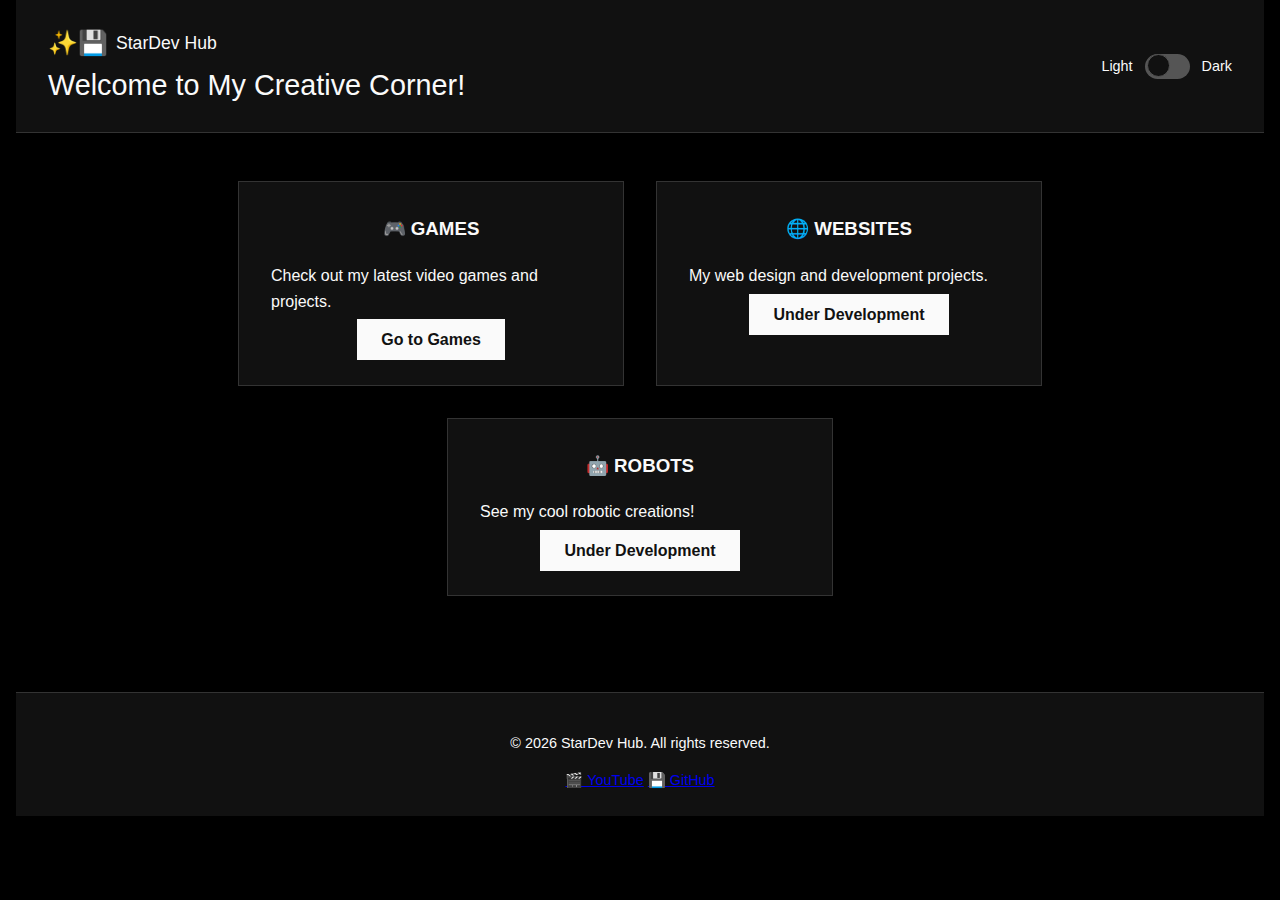
<file: index.html>
<!DOCTYPE html>
<html lang="en">
<head>
    <meta charset="UTF-8">
    <meta name="viewport" content="width=device-width, initial-scale=1.0">
    <title>My Developer Portfolio</title>
   <link rel="stylesheet" href="style.css">
</head>
<body>

   <header class="header">
    <div class="header-content">
        <div class="logo">
            <span role="img" aria-label="Star and Chip">✨💾</span>
            <a href="index.html">StarDev Hub</a>
        </div>
        <h1>Welcome to My Creative Corner!</h1>
    </div>
    
    <div class="theme-switch-wrapper">
        <span>Light</span>
        <label class="theme-switch" for="checkbox">
            <input type="checkbox" id="checkbox" onclick="toggleTheme()"/>
            <div class="slider round"></div>
        </label>
        <span>Dark</span>
    </div>
</header>

    <div class="options-container">
        <div class="option-card">
            <h3>🎮 Games</h3>
            <p>Check out my latest video games and projects.</p>
            <a href="games.html">Go to Games</a>
        </div>

        <div class="option-card unavailable">
            <h3>🌐 Websites</h3>
            <p>My web design and development projects.</p>
            <a href="unavailable.html">Under Development</a>
        </div>

        <div class="option-card unavailable">
            <h3>🤖 Robots</h3>
            <p>See my cool robotic creations!</p>
            <a href="unavailable.html">Under Development</a>
        </div>
    </div>

<script>
    function toggleTheme() {
        const body = document.body;
        
        // Toggle the 'light-theme' class on the body (since dark is the default now)
        body.classList.toggle('light-theme');

        // Save the user's preference in their browser's local storage
        if (body.classList.contains('light-theme')) {
            localStorage.setItem('theme', 'light');
        } else {
            localStorage.setItem('theme', 'dark'); // Now toggles back to the CSS default (dark)
        }
    }

    // Check saved preference on page load
    document.addEventListener('DOMContentLoaded', (event) => {
        // only need to check if they saved 'light'
        if (localStorage.getItem('theme') === 'light') {
            document.body.classList.add('light-theme');
            // Check the checkbox to visually reflect the setting
            const checkbox = document.getElementById('checkbox');
            if (checkbox) {
                checkbox.checked = false; // Checkbox is OFF for light mode in this setup
            }
        }
    });
</script>

    <footer class="footer">
    <p>&copy; 2026 StarDev Hub. All rights reserved.</p>
    <div class="social-links">
        <a href="http://www.youtube.com/@ItsStarDev" target="_blank" aria-label="YouTube Channel">🎬 YouTube</a>
        <a href="https://github.com/newton228" target="_blank" aria-label="GitHub Profile">💾 GitHub</a>
    </div>
</footer>

</body>
</html>
</file>
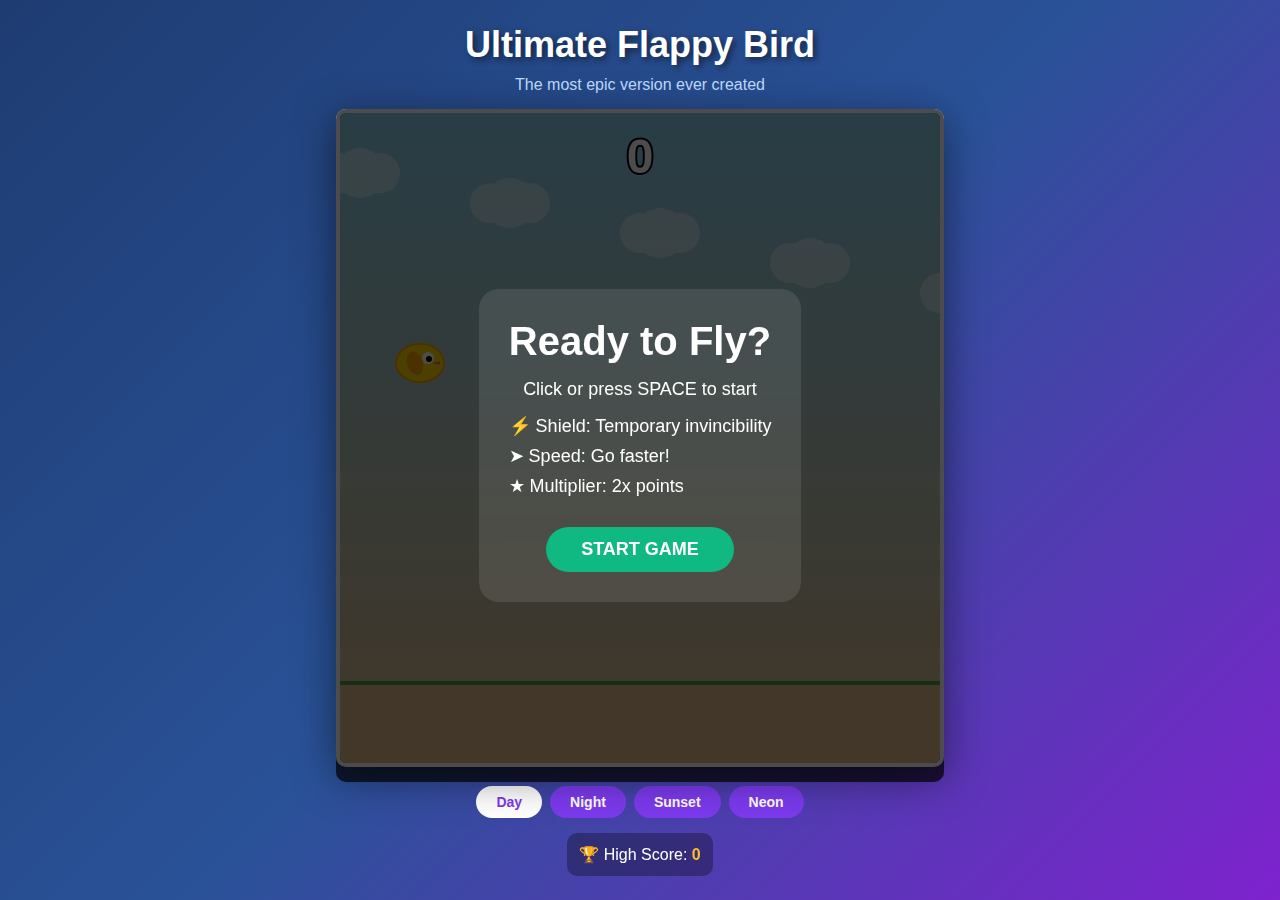
<file: game-embeds/ai flappy bird/index.html>
<!DOCTYPE html>
<html lang="en">
<head>
    <meta charset="UTF-8">
    <meta name="viewport" content="width=device-width, initial-scale=1.0">
    <title>Ultimate Flappy Bird</title>
    <style>
        * {
            margin: 0;
            padding: 0;
            box-sizing: border-box;
        }
        
        body {
            font-family: Arial, sans-serif;
            background: linear-gradient(135deg, #1e3c72 0%, #2a5298 50%, #7e22ce 100%);
            display: flex;
            justify-content: center;
            align-items: center;
            min-height: 100vh;
            padding: 20px;
        }
        
        #gameContainer {
            text-align: center;
            max-width: 100%;
        }
        
        h1 {
            color: white;
            font-size: 36px;
            margin-bottom: 10px;
            text-shadow: 3px 3px 6px rgba(0,0,0,0.5);
        }
        
        .subtitle {
            color: #bfdbfe;
            font-size: 16px;
            margin-bottom: 15px;
        }
        
        #gameCanvas {
            border: 4px solid white;
            border-radius: 10px;
            box-shadow: 0 10px 40px rgba(0,0,0,0.5);
            cursor: pointer;
            display: block;
            margin: 0 auto 15px;
            max-width: 100%;
            height: auto;
        }
        
        .themeButtons {
            display: flex;
            gap: 8px;
            justify-content: center;
            margin-bottom: 15px;
            flex-wrap: wrap;
        }
        
        .themeBtn {
            padding: 8px 20px;
            border: none;
            border-radius: 25px;
            font-weight: bold;
            font-size: 14px;
            cursor: pointer;
            transition: all 0.3s;
            background: #7c3aed;
            color: white;
        }
        
        .themeBtn:hover {
            transform: scale(1.1);
            background: #6d28d9;
        }
        
        .themeBtn.active {
            background: white;
            color: #7c3aed;
        }
        
        .highScore {
            background: rgba(0,0,0,0.3);
            color: white;
            padding: 12px;
            border-radius: 10px;
            backdrop-filter: blur(10px);
            display: inline-block;
            font-size: 16px;
        }
        
        .highScore span {
            color: #fbbf24;
            font-weight: bold;
        }
        
        #overlay {
            position: absolute;
            top: 0;
            left: 0;
            width: 100%;
            height: 100%;
            display: none;
            align-items: center;
            justify-content: center;
            background: rgba(0,0,0,0.7);
            border-radius: 10px;
        }
        
        .overlayContent {
            background: rgba(255,255,255,0.1);
            backdrop-filter: blur(10px);
            padding: 30px;
            border-radius: 20px;
            color: white;
            text-align: center;
            max-width: 90%;
        }
        
        .overlayContent h2 {
            font-size: 40px;
            margin-bottom: 15px;
        }
        
        .overlayContent p {
            font-size: 18px;
            margin-bottom: 8px;
        }
        
        .powerupInfo {
            text-align: left;
            margin: 15px 0;
            font-size: 14px;
        }
        
        .startBtn {
            background: #10b981;
            color: white;
            border: none;
            padding: 12px 35px;
            font-size: 18px;
            font-weight: bold;
            border-radius: 30px;
            cursor: pointer;
            transition: all 0.3s;
            margin-top: 15px;
        }
        
        .startBtn:hover {
            background: #059669;
            transform: scale(1.1);
        }
        
        .restartBtn {
            background: #3b82f6;
        }
        
        .restartBtn:hover {
            background: #2563eb;
        }

        .canvasWrapper {
            position: relative;
            display: inline-block;
            max-width: 100%;
        }
    </style>
</head>
<body>
    <div id="gameContainer">
        <h1>Ultimate Flappy Bird</h1>
        <p class="subtitle">The most epic version ever created</p>
        
        <div class="canvasWrapper">
            <canvas id="gameCanvas" width="600" height="650"></canvas>
            <div id="overlay">
                <div class="overlayContent" id="overlayContent"></div>
            </div>
        </div>
        
        <div class="themeButtons">
            <button class="themeBtn active" onclick="changeTheme('day')">Day</button>
            <button class="themeBtn" onclick="changeTheme('night')">Night</button>
            <button class="themeBtn" onclick="changeTheme('sunset')">Sunset</button>
            <button class="themeBtn" onclick="changeTheme('neon')">Neon</button>
        </div>
        
        <div class="highScore">
            🏆 High Score: <span id="highScoreDisplay">0</span>
        </div>
    </div>

    <script>
        const canvas = document.getElementById('gameCanvas');
        const ctx = canvas.getContext('2d');
        const overlay = document.getElementById('overlay');
        const overlayContent = document.getElementById('overlayContent');
        
        let gameState = 'menu';
        let score = 0;
        let highScore = 0;
        let currentTheme = 'day';
        let animationId;
        
        const themes = {
            day: { bg: '#87CEEB', ground: '#DEB887', pipe: '#5cb85c', accent: '#4a9d4a' },
            night: { bg: '#1a1a2e', ground: '#16213e', pipe: '#7b68ee', accent: '#6a5acd' },
            sunset: { bg: '#ff6b6b', ground: '#ee5a6f', pipe: '#f06595', accent: '#d63384' },
            neon: { bg: '#0a0e27', ground: '#1a1f3a', pipe: '#00ff88', accent: '#00cc6a' }
        };
        
        const game = {
            bird: { x: 80, y: 250, velocity: 0, rotation: 0, size: 24 },
            pipes: [],
            particles: [],
            powerUps: [],
            frame: 0,
            gravity: 0.5,
            jumpStrength: -9,
            pipeSpeed: 3,
            pipeGap: 180,
            nextPipeFrame: 0,
            invincible: false,
            invincibleTimer: 0,
            speedBoost: false,
            speedBoostTimer: 0,
            scoreMultiplier: 1
        };
        
        function changeTheme(theme) {
            currentTheme = theme;
            document.querySelectorAll('.themeBtn').forEach(btn => btn.classList.remove('active'));
            event.target.classList.add('active');
        }
        
        function createPipe() {
            const minHeight = 80;
            const maxHeight = canvas.height - game.pipeGap - minHeight - 80;
            const height = Math.random() * (maxHeight - minHeight) + minHeight;
            
            return {
                x: canvas.width,
                topHeight: height,
                bottomY: height + game.pipeGap,
                passed: false,
                hasPowerUp: Math.random() < 0.15
            };
        }
        
        function createParticle(x, y, color) {
            const particles = [];
            for (let i = 0; i < 8; i++) {
                particles.push({
                    x, y,
                    vx: (Math.random() - 0.5) * 6,
                    vy: (Math.random() - 0.5) * 6,
                    life: 30,
                    color,
                    size: Math.random() * 4 + 2
                });
            }
            return particles;
        }
        
        function createPowerUp(pipe) {
            const types = ['invincible', 'speed', 'multiplier'];
            const type = types[Math.floor(Math.random() * types.length)];
            return {
                x: pipe.x + 30,
                y: pipe.topHeight + game.pipeGap / 2,
                type,
                collected: false,
                rotation: 0
            };
        }
        
        function checkCollision() {
            if (game.invincible) return false;
            
            const bird = game.bird;
            const birdBox = {
                left: bird.x - bird.size / 2 + 4,
                right: bird.x + bird.size / 2 - 4,
                top: bird.y - bird.size / 2 + 4,
                bottom: bird.y + bird.size / 2 - 4
            };

            if (birdBox.bottom >= canvas.height - 80 || birdBox.top <= 0) {
                return true;
            }

            for (const pipe of game.pipes) {
                if (birdBox.right > pipe.x && birdBox.left < pipe.x + 60) {
                    if (birdBox.top < pipe.topHeight || birdBox.bottom > pipe.bottomY) {
                        return true;
                    }
                }
            }
            return false;
        }
        
        function update() {
            if (gameState !== 'playing') return;

            game.frame++;

            game.bird.velocity += game.gravity;
            game.bird.y += game.bird.velocity;
            game.bird.rotation = Math.min(Math.max(game.bird.velocity * 3, -30), 90);

            if (game.invincible) {
                game.invincibleTimer--;
                if (game.invincibleTimer <= 0) game.invincible = false;
            }
            if (game.speedBoost) {
                game.speedBoostTimer--;
                if (game.speedBoostTimer <= 0) {
                    game.speedBoost = false;
                    game.pipeSpeed = 3;
                }
            }

            if (game.frame >= game.nextPipeFrame) {
                const pipe = createPipe();
                game.pipes.push(pipe);
                if (pipe.hasPowerUp) {
                    game.powerUps.push(createPowerUp(pipe));
                }
                game.nextPipeFrame = game.frame + 90;
            }

            const speed = game.speedBoost ? game.pipeSpeed * 1.5 : game.pipeSpeed;
            game.pipes = game.pipes.filter(pipe => {
                pipe.x -= speed;
                
                if (!pipe.passed && pipe.x + 60 < game.bird.x) {
                    pipe.passed = true;
                    const points = 1 * game.scoreMultiplier;
                    score += points;
                    game.particles.push(...createParticle(pipe.x + 30, canvas.height / 2, '#FFD700'));
                }
                
                return pipe.x > -60;
            });

            game.powerUps = game.powerUps.filter(powerUp => {
                powerUp.x -= speed;
                powerUp.rotation += 5;
                
                const dist = Math.hypot(powerUp.x - game.bird.x, powerUp.y - game.bird.y);
                if (dist < 30 && !powerUp.collected) {
                    powerUp.collected = true;
                    
                    if (powerUp.type === 'invincible') {
                        game.invincible = true;
                        game.invincibleTimer = 180;
                        game.particles.push(...createParticle(powerUp.x, powerUp.y, '#00ffff'));
                    } else if (powerUp.type === 'speed') {
                        game.speedBoost = true;
                        game.speedBoostTimer = 240;
                        game.pipeSpeed = 4.5;
                        game.particles.push(...createParticle(powerUp.x, powerUp.y, '#ffff00'));
                    } else if (powerUp.type === 'multiplier') {
                        game.scoreMultiplier = 2;
                        setTimeout(() => game.scoreMultiplier = 1, 5000);
                        game.particles.push(...createParticle(powerUp.x, powerUp.y, '#ff00ff'));
                    }
                }
                
                return powerUp.x > -30 && !powerUp.collected;
            });

            game.particles = game.particles.filter(p => {
                p.x += p.vx;
                p.y += p.vy;
                p.vy += 0.2;
                p.life--;
                return p.life > 0;
            });

            if (checkCollision()) {
                gameState = 'gameOver';
                if (score > highScore) {
                    highScore = score;
                    document.getElementById('highScoreDisplay').textContent = highScore;
                }
                showOverlay('gameOver');
            }
        }
        
        function draw() {
            const theme = themes[currentTheme];
            
            const gradient = ctx.createLinearGradient(0, 0, 0, canvas.height);
            gradient.addColorStop(0, theme.bg);
            gradient.addColorStop(1, theme.ground);
            ctx.fillStyle = gradient;
            ctx.fillRect(0, 0, canvas.width, canvas.height);

            ctx.fillStyle = currentTheme === 'night' || currentTheme === 'neon' ? '#ffffff33' : '#ffffff66';
            for (let i = 0; i < 5; i++) {
                const x = (game.frame * 0.5 + i * 150) % (canvas.width + 100);
                ctx.beginPath();
                ctx.arc(x, 60 + i * 30, 20, 0, Math.PI * 2);
                ctx.arc(x + 20, 60 + i * 30, 25, 0, Math.PI * 2);
                ctx.arc(x + 40, 60 + i * 30, 20, 0, Math.PI * 2);
                ctx.fill();
            }

            game.pipes.forEach(pipe => {
                ctx.fillStyle = theme.pipe;
                ctx.strokeStyle = theme.accent;
                ctx.lineWidth = 3;
                
                ctx.fillRect(pipe.x, 0, 60, pipe.topHeight);
                ctx.strokeRect(pipe.x, 0, 60, pipe.topHeight);
                ctx.fillRect(pipe.x - 5, pipe.topHeight - 30, 70, 30);
                ctx.strokeRect(pipe.x - 5, pipe.topHeight - 30, 70, 30);
                
                ctx.fillRect(pipe.x, pipe.bottomY, 60, canvas.height - pipe.bottomY);
                ctx.strokeRect(pipe.x, pipe.bottomY, 60, canvas.height - pipe.bottomY);
                ctx.fillRect(pipe.x - 5, pipe.bottomY, 70, 30);
                ctx.strokeRect(pipe.x - 5, pipe.bottomY, 70, 30);
            });

            game.powerUps.forEach(powerUp => {
                ctx.save();
                ctx.translate(powerUp.x, powerUp.y);
                ctx.rotate(powerUp.rotation * Math.PI / 180);
                
                const colors = {
                    invincible: '#00ffff',
                    speed: '#ffff00',
                    multiplier: '#ff00ff'
                };
                
                ctx.shadowBlur = 15;
                ctx.shadowColor = colors[powerUp.type];
                ctx.fillStyle = colors[powerUp.type];
                ctx.beginPath();
                ctx.arc(0, 0, 12, 0, Math.PI * 2);
                ctx.fill();
                
                ctx.fillStyle = '#ffffff';
                ctx.font = 'bold 16px Arial';
                ctx.textAlign = 'center';
                ctx.textBaseline = 'middle';
                const symbols = { invincible: '⚡', speed: '➤', multiplier: '★' };
                ctx.fillText(symbols[powerUp.type], 0, 0);
                
                ctx.restore();
            });

            game.particles.forEach(p => {
                ctx.fillStyle = p.color + Math.floor((p.life / 30) * 255).toString(16).padStart(2, '0');
                ctx.beginPath();
                ctx.arc(p.x, p.y, p.size, 0, Math.PI * 2);
                ctx.fill();
            });

            ctx.save();
            ctx.translate(game.bird.x, game.bird.y);
            ctx.rotate(game.bird.rotation * Math.PI / 180);
            
            if (game.invincible) {
                ctx.shadowBlur = 20;
                ctx.shadowColor = '#00ffff';
                
                for (let i = 0; i < 3; i++) {
                    ctx.globalAlpha = 0.3 - i * 0.1;
                    ctx.fillStyle = '#00ffff';
                    ctx.beginPath();
                    ctx.arc(0, 0, game.bird.size + i * 8, 0, Math.PI * 2);
                    ctx.fill();
                }
                ctx.globalAlpha = 1;
            }
            
            ctx.fillStyle = '#FFD700';
            ctx.beginPath();
            ctx.ellipse(0, 0, game.bird.size, game.bird.size * 0.8, 0, 0, Math.PI * 2);
            ctx.fill();
            ctx.strokeStyle = '#FFA500';
            ctx.lineWidth = 2;
            ctx.stroke();
            
            ctx.fillStyle = '#FFA500';
            ctx.beginPath();
            ctx.ellipse(-5, 0, 8, 12, -0.3, 0, Math.PI * 2);
            ctx.fill();
            
            ctx.fillStyle = '#ffffff';
            ctx.beginPath();
            ctx.arc(8, -5, 6, 0, Math.PI * 2);
            ctx.fill();
            ctx.fillStyle = '#000000';
            ctx.beginPath();
            ctx.arc(9, -4, 3, 0, Math.PI * 2);
            ctx.fill();
            
            ctx.fillStyle = '#FF6347';
            ctx.beginPath();
            ctx.moveTo(12, 0);
            ctx.lineTo(20, -2);
            ctx.lineTo(20, 2);
            ctx.closePath();
            ctx.fill();
            
            ctx.restore();

            ctx.fillStyle = theme.ground;
            ctx.fillRect(0, canvas.height - 80, canvas.width, 80);
            ctx.strokeStyle = theme.accent;
            ctx.lineWidth = 4;
            ctx.beginPath();
            ctx.moveTo(0, canvas.height - 80);
            ctx.lineTo(canvas.width, canvas.height - 80);
            ctx.stroke();

            ctx.fillStyle = '#ffffff';
            ctx.strokeStyle = '#000000';
            ctx.lineWidth = 4;
            ctx.font = 'bold 48px Arial';
            ctx.textAlign = 'center';
            ctx.strokeText(score, canvas.width / 2, 60);
            ctx.fillText(score, canvas.width / 2, 60);

            let indicatorY = 20;
            if (game.invincible) {
                ctx.fillStyle = '#00ffff';
                ctx.font = 'bold 16px Arial';
                ctx.textAlign = 'left';
                ctx.fillText(`⚡ Shield: ${Math.ceil(game.invincibleTimer / 60)}s`, 20, indicatorY);
                indicatorY += 25;
            }
            if (game.speedBoost) {
                ctx.fillStyle = '#ffff00';
                ctx.fillText(`➤ Boost: ${Math.ceil(game.speedBoostTimer / 60)}s`, 20, indicatorY);
                indicatorY += 25;
            }
            if (game.scoreMultiplier > 1) {
                ctx.fillStyle = '#ff00ff';
                ctx.fillText(`★ x${game.scoreMultiplier}`, 20, indicatorY);
            }
        }
        
        function gameLoop() {
            update();
            draw();
            animationId = requestAnimationFrame(gameLoop);
        }
        
        function jump() {
            if (gameState === 'menu' || gameState === 'gameOver') {
                startGame();
            } else if (gameState === 'playing') {
                game.bird.velocity = game.jumpStrength;
                const jumpParticles = [];
                for (let i = 0; i < 5; i++) {
                    jumpParticles.push({
                        x: game.bird.x,
                        y: game.bird.y,
                        vx: (Math.random() - 0.5) * 4,
                        vy: Math.random() * 2 + 2,
                        life: 20,
                        color: '#ffffff',
                        size: Math.random() * 3 + 1
                    });
                }
                game.particles.push(...jumpParticles);
            }
        }
        
        function startGame() {
            game.bird = { x: 80, y: 250, velocity: 0, rotation: 0, size: 24 };
            game.pipes = [];
            game.particles = [];
            game.powerUps = [];
            game.frame = 0;
            game.nextPipeFrame = 90;
            game.pipeSpeed = 3;
            game.invincible = false;
            game.speedBoost = false;
            game.scoreMultiplier = 1;
            score = 0;
            gameState = 'playing';
            hideOverlay();
        }
        
        function showOverlay(type) {
            if (type === 'menu') {
                overlayContent.innerHTML = `
                    <h2>Ready to Fly?</h2>
                    <p>Click or press SPACE to start</p>
                    <div class="powerupInfo">
                        <p>⚡ Shield: Temporary invincibility</p>
                        <p>➤ Speed: Go faster!</p>
                        <p>★ Multiplier: 2x points</p>
                    </div>
                    <button class="startBtn" onclick="startGame()">START GAME</button>
                `;
            } else if (type === 'gameOver') {
                overlayContent.innerHTML = `
                    <h2 style="color: #f87171;">Game Over!</h2>
                    <p style="font-size: 32px;">Score: ${score}</p>
                    <p style="color: #fbbf24; font-size: 24px;">Best: ${highScore}</p>
                    <button class="startBtn restartBtn" onclick="startGame()">PLAY AGAIN</button>
                `;
            }
            overlay.style.display = 'flex';
        }
        
        function hideOverlay() {
            overlay.style.display = 'none';
        }
        
        canvas.addEventListener('click', jump);
        
        document.addEventListener('keydown', (e) => {
            if (e.code === 'Space') {
                e.preventDefault();
                jump();
            }
        });
        
        showOverlay('menu');
        gameLoop();
    </script>
</body>
</html>
</file>
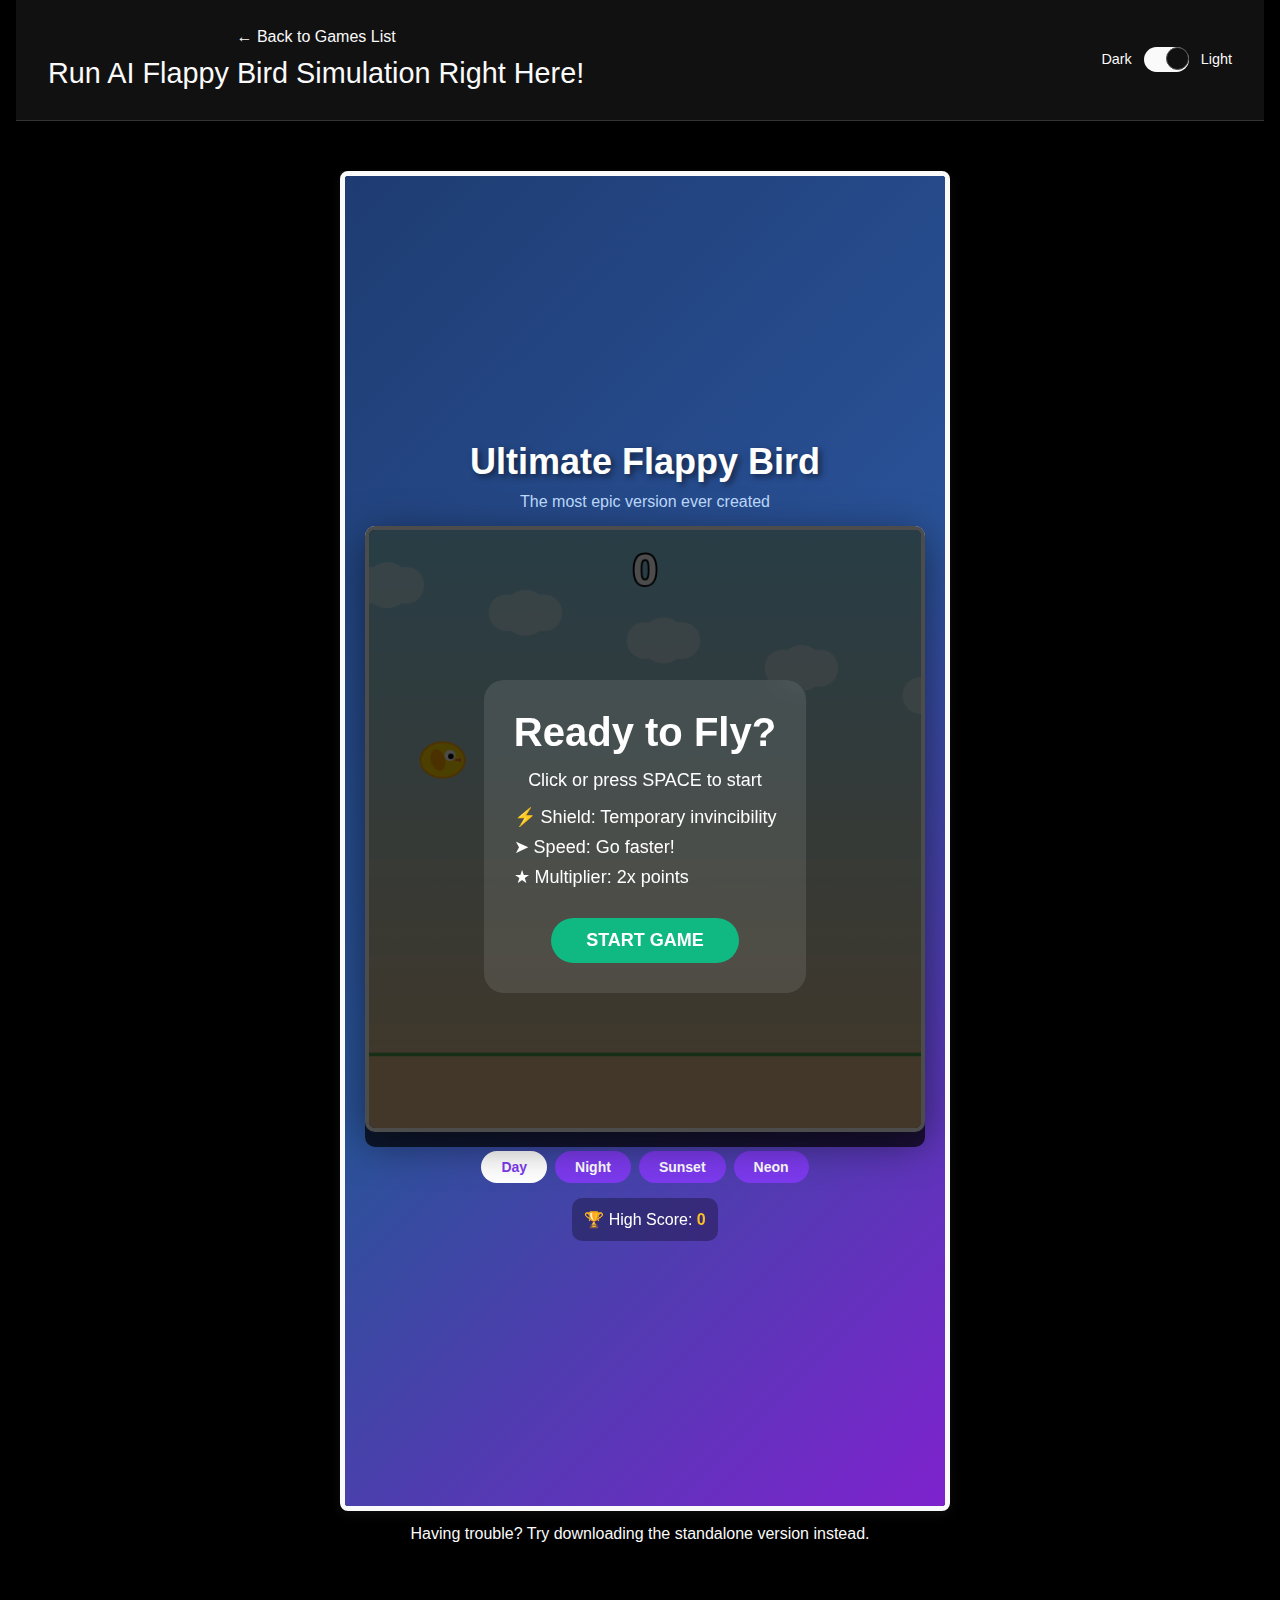
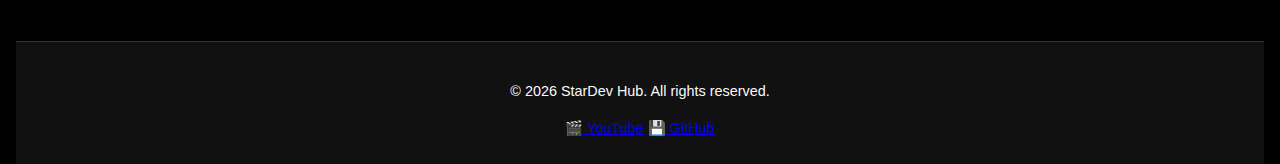
<file: flappy.html>
<!DOCTYPE html>
<html lang="en">
<head>
    <meta charset="UTF-8">
    <meta name="viewport" content="width=device-width, initial-scale=1.0">
    <title>Run AI Flappy Bird Simulation 🧠</title>
    <link rel="stylesheet" href="style.css"> 
    <style>
        .game-container {
            text-align: center;
            padding: 30px 10px;
        }
        
        .iframe-wrapper {
            position: relative;
            width: 100%;
            max-width: 600px;
            margin: 20px auto;
            /* Ratio 650/600 */
            padding-bottom: 108.3333%; 
            height: 0;
            background-color: var(--card-background);
        }
        
        .iframe-wrapper iframe {
            position: absolute;
            top: 0;
            left: 0;
            width: 100%;
            height: 100%;
            border: 5px solid var(--primary-color);
            border-radius: 8px;
            box-shadow: var(--shadow);
            background-color: #000;
        }
    </style>
</head>
<body>
    <header class="header">
        <div class="header-content">
            <a href="games.html">← Back to Games List</a>
            <h1>Run AI Flappy Bird Simulation Right Here!</h1>
        </div>
        <div class="theme-switch-wrapper">
            <span>Dark</span>
            <label class="theme-switch" for="checkbox">
                <input type="checkbox" id="checkbox" onclick="toggleTheme()" checked/> 
                <div class="slider round"></div>
            </label>
            <span>Light</span>
        </div>
    </header>

    <div class="game-container">
        <div class="iframe-wrapper">
             <iframe src="game-embeds/ai flappy bird/index.html" frameborder="0" allowfullscreen></iframe>
        </div>
        <p>Having trouble? Try downloading the standalone version instead.</p>
    </div>

    <footer class="footer">
        <p>&copy; 2026 StarDev Hub. All rights reserved.</p>
        <div class="social-links">
            <a href="http://www.youtube.com/@ItsStarDev" target="_blank" aria-label="YouTube Channel">🎬 YouTube</a>
            <a href="https://github.com/newton228" target="_blank" aria-label="GitHub Profile">💾 GitHub</a>
        </div>
    </footer>

    <script>
        function toggleTheme() {
            const body = document.body;
            body.classList.toggle('light-theme');
            if (body.classList.contains('light-theme')) {
                localStorage.setItem('theme', 'light');
            } else {
                localStorage.setItem('theme', 'dark');
            }
        }
        document.addEventListener('DOMContentLoaded', (event) => {
            if (localStorage.getItem('theme') === 'light') {
                document.body.classList.add('light-theme');
                const checkbox = document.getElementById('checkbox');
                if (checkbox) {
                    checkbox.checked = false; 
                }
            }
        });
    </script>
</body>
</html>
</file>
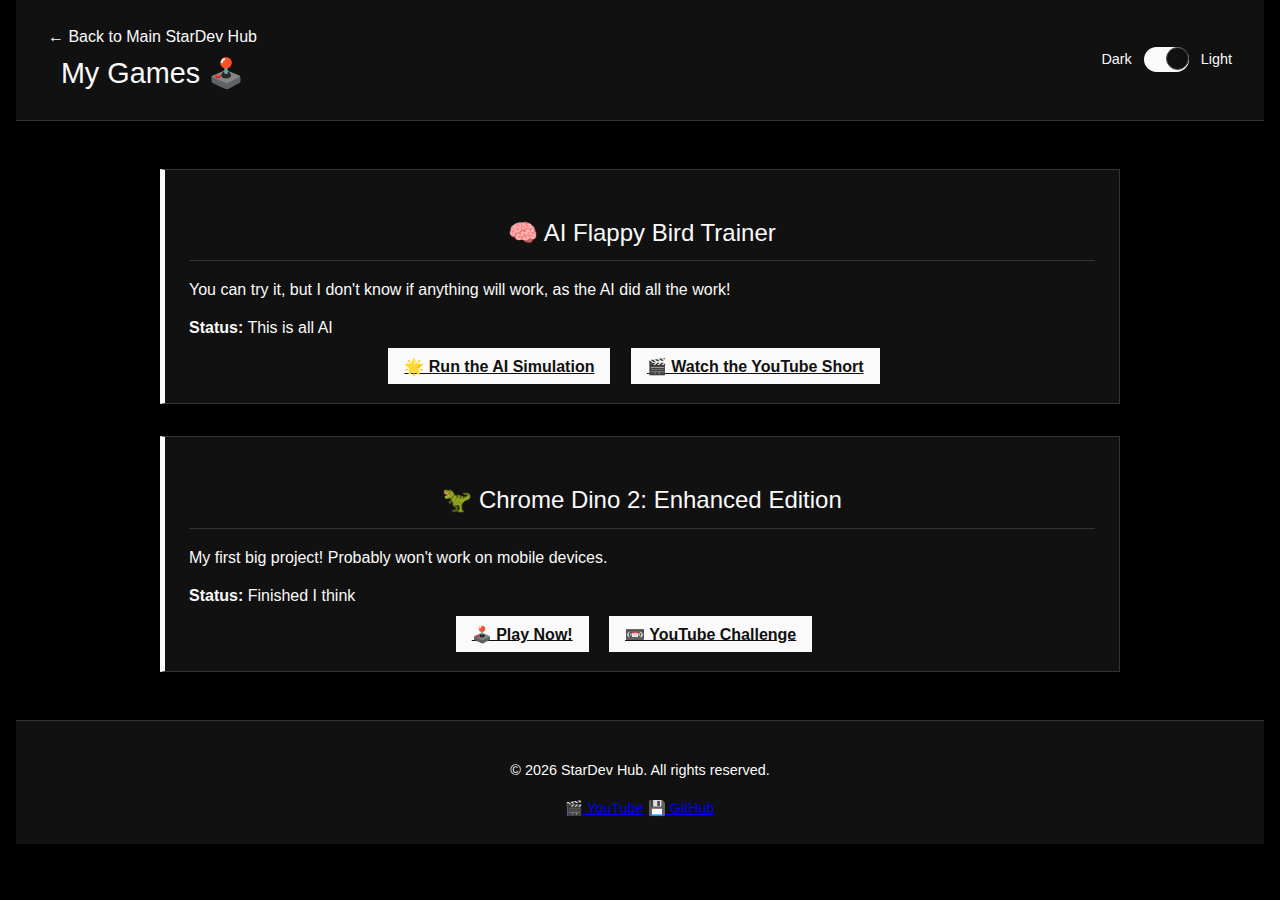
<file: games.html>
<!DOCTYPE html>
<html lang="en">
<head>
    <meta charset="UTF-8">
    <meta name="viewport" content="width=device-width, initial-scale=1.0">
    <title>StarDev Games 🕹️</title>
    <link rel="stylesheet" href="style.css"> 
</head>
<body>

    <header class="header">
        <div class="header-content">
            <a href="index.html">← Back to Main StarDev Hub</a>
            <h1>My Games 🕹️</h1>
        </div>
        
        <div class="theme-switch-wrapper">
            <span>Dark</span>
            <label class="theme-switch" for="checkbox">
                <input type="checkbox" id="checkbox" onclick="toggleTheme()" checked/> 
                <div class="slider round"></div>
            </label>
            <span>Light</span>
        </div>
    </header>

    <div class="game-list">
        <div class="game-card">
            <h2>🧠 AI Flappy Bird Trainer</h2>
            <p>You can try it, but I don't know if anything will work, as the AI did all the work!</p>
            <p><strong>Status:</strong> This is all AI</p>
            <div class="links">
                <a href="flappy.html">🌟 Run the AI Simulation</a> 
                <a href="https://youtube.com/shorts/RzLOMBOFj1M?si=2m2OhB9GYaxXqKBr">🎬 Watch the YouTube Short</a>
            </div>
        </div>

        <div class="game-card">
            <h2>🦖 Chrome Dino 2: Enhanced Edition</h2>
            <p>My first big project! Probably won't work on mobile devices.</p>
            <p><strong>Status:</strong> Finished I think</p>
            <div class="links">
                <a href="dino.html" id="dino-link">🕹️ Play Now!</a> 
                <a href="https://youtube.com/shorts/mNZpmBhiPYg?si=KO3FGGxlMgmCP2NW">📼 YouTube Challenge</a>
            </div>
        </div>
    </div>

    <footer class="footer">
        <p>&copy; 2026 StarDev Hub. All rights reserved.</p>
        <div class="social-links">
            <a href="http://www.youtube.com/@ItsStarDev" target="_blank" aria-label="YouTube Channel">🎬 YouTube</a>
            <a href="https://github.com/newton228" target="_blank" aria-label="GitHub Profile">💾 GitHub</a>
        </div>
    </footer>

    <script>
        function toggleTheme() {
            const body = document.body;
            body.classList.toggle('light-theme');
            if (body.classList.contains('light-theme')) {
                localStorage.setItem('theme', 'light');
            } else {
                localStorage.setItem('theme', 'dark');
            }
        }
        document.addEventListener('DOMContentLoaded', (event) => {
            if (localStorage.getItem('theme') === 'light') {
                document.body.classList.add('light-theme');
                const checkbox = document.getElementById('checkbox');
                if (checkbox) {
                    checkbox.checked = false; 
                }
            }
            
            const dinoLink = document.getElementById('dino-link');
            const isMobile = /Mobi|Android/i.test(navigator.userAgent) && window.innerWidth < 768;

            if (isMobile) {
                dinoLink.href = "#";
                dinoLink.onclick = function(e) {
                    e.preventDefault();
                    alert("This game is not optimized for mobile. Please try on a desktop computer.");
                };
                dinoLink.textContent = "🚫 Desktop Only";
                dinoLink.style.backgroundColor = 'var(--secondary-color)';
            }
        });
    </script>
</body>
</html>
</file>
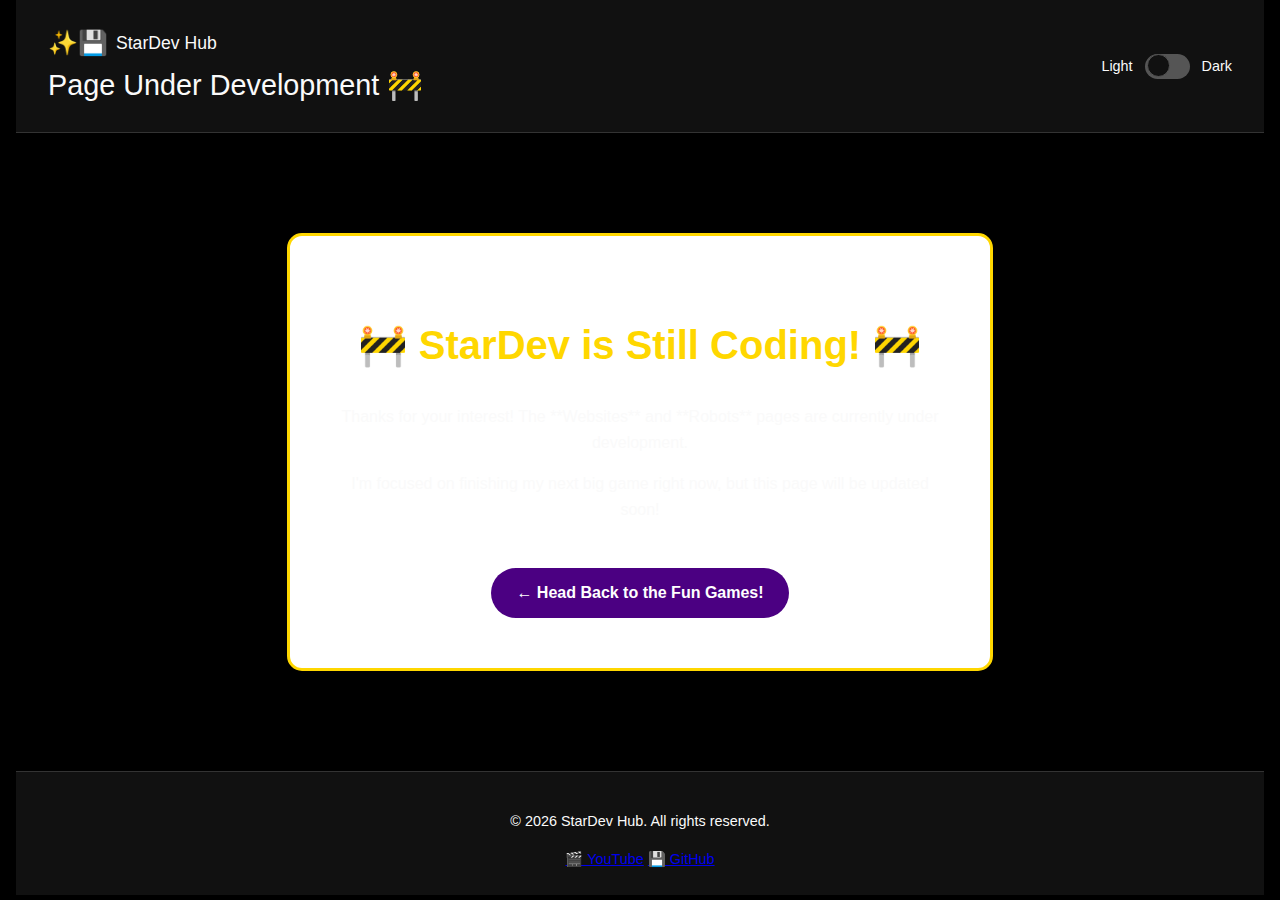
<file: unavailable.html>
<!DOCTYPE html>
<html lang="en">
<head>
    <meta charset="UTF-8">
    <meta name="viewport" content="width=device-width, initial-scale=1.0">
    <title>StarDev - Hold On!</title>
    <link rel="stylesheet" href="style.css"> 

    <style>
        .unavailable-container {
            background-color: white;
            padding: 50px;
            border-radius: 15px;
            box-shadow: 0 4px 12px rgba(0,0,0,0.1);
            max-width: 600px;
            margin: 100px auto;
            border: 3px solid #FFD700;
        }
        h1 {
            color: #FFD700; /* Yellow notice */
            font-size: 2.5em;
        }
        .unavailable-container a {
            text-decoration: none;
            color: white;
            background-color: #4B0082;
            font-weight: bold;
            padding: 12px 25px;
            border-radius: 25px;
            margin-top: 30px;
            display: inline-block;
            transition: background-color 0.2s;
        }
        .unavailable-container a:hover {
            background-color: #6A5ACD;
        }
    </style>
</head>
<body>

    <header class="header">
    <div class="header-content">
        <div class="logo">
            <span role="img" aria-label="Star and Chip">✨💾</span>
            <a href="index.html">StarDev Hub</a>
        </div>
        <h1>Page Under Development 🚧</h1>
    </div>
    
    <div class="theme-switch-wrapper">
        <span>Light</span>
        <label class="theme-switch" for="checkbox">
            <input type="checkbox" id="checkbox" onclick="toggleTheme()"/>
            <div class="slider round"></div>
        </label>
        <span>Dark</span>
    </div>
</header>

    <div class="unavailable-container">
        <h1>🚧 StarDev is Still Coding! 🚧</h1>
        <p>Thanks for your interest! The **Websites** and **Robots** pages are currently under development.</p>
        <p>I'm focused on finishing my next big game right now, but this page will be updated soon!</p>
        <a href="index.html">← Head Back to the Fun Games!</a>
    </div>

<script>
    function toggleTheme() {
        const body = document.body;
        
        // Toggle the 'light-theme' class on the body (since dark is the default now)
        body.classList.toggle('light-theme');

        // Save the user's preference in their browser's local storage
        if (body.classList.contains('light-theme')) {
            localStorage.setItem('theme', 'light');
        } else {
            localStorage.setItem('theme', 'dark'); // Now toggles back to the CSS default (dark)
        }
    }

    // Check saved preference on page load
    document.addEventListener('DOMContentLoaded', (event) => {
        //  only need to check if they saved 'light', otherwise it defaults to dark (our new base)
        if (localStorage.getItem('theme') === 'light') {
            document.body.classList.add('light-theme');
            // Check the checkbox to visually reflect the setting
            const checkbox = document.getElementById('checkbox');
            if (checkbox) {
                checkbox.checked = false; // Checkbox is OFF for light mode in this setup
            }
        }
    });
</script>

    <footer class="footer">
    <p>&copy; 2026 StarDev Hub. All rights reserved.</p>
    <div class="social-links">
        <a href="http://www.youtube.com/@ItsStarDev" target="_blank" aria-label="YouTube Channel">🎬 YouTube</a>
        <a href="https://github.com/newton228" target="_blank" aria-label="GitHub Profile">💾 GitHub</a>
    </div>
</footer>

</body>
</html>
</file>
<file: style.css>
/

/* LIGHT MODE DEFAULTS (Sharp White Mode) */
:root {
    --primary-color: #333333; /* Dark Grey Accent/Button */
    --secondary-color: #AAAAAA; /* Light Grey Border/Hover */
    --background-color: #FFFFFF; /* Pure White Background */
    --card-background: #F0F0F0; /* Very Light Grey Card */
    --text-color: #000000; /* Pure Black Text */
    --shadow: 0 4px 8px rgba(0, 0, 0, 0.1);
    --border-style: 1px solid #DDDDDD;
}

/* DARK MODE BASE (The Default Look: Black/Silent) */
body {
    --primary-color: #FAFAFA; /* White Accent/Text */
    --secondary-color: #555555; /* Muted Grey for details/borders */
    --background-color: #000000; /* Pure Black Background */
    --card-background: #111111; /* Near-Black Card */
    --text-color: #FAFAFA; /* Off-White Text */
    --shadow: 0 4px 12px rgba(255, 255, 255, 0.05); /* Very Subtle White Glow */
    --border-style: 1px solid #333333;
}

/* Overrides the default DARK variables ONLY when 'light-theme' is present */
body.light-theme {
    --primary-color: #333333;
    --secondary-color: #AAAAAA;
    --background-color: #FFFFFF;
    --card-background: #F0F0F0;
    --text-color: #000000;
    --shadow: 0 4px 8px rgba(0, 0, 0, 0.1);
    --border-style: 1px solid #DDDDDD;
}


/* --- Global Styles: Ensuring Consistent Ratio and Flow --- */
body {
    font-family: 'Arial', sans-serif;
    text-align: center;
    margin: 0;
    padding: 0 1rem; 
    min-width: 320px;
    background-color: var(--background-color);
    color: var(--text-color);
    transition: background-color 0.5s, color 0.5s;
    line-height: 1.6;
    overflow-x: hidden;
}

/* --- Header & Navigation --- */
.header {
    background-color: var(--card-background);
    color: var(--text-color);
    padding: 1.5rem 2rem; 
    border-bottom: var(--border-style);
    display: flex;
    justify-content: space-between;
    align-items: center;
    box-shadow: none;
    flex-wrap: wrap;
}

.header-content {
    /* Ensures content doesn't crash into the switch on desktop */
    margin-right: 2rem; 
}

.header h1 {
    font-size: 1.8rem;
    margin: 0;
    color: var(--primary-color);
    font-weight: 500;
}

.header a {
    color: var(--primary-color);
    text-decoration: none;
    font-weight: 500;
}

/* --- StarDev Logo --- */
.logo {
    font-size: 1.1rem;
    font-weight: 600;
    display: flex;
    align-items: center;
    color: var(--text-color);
}
.logo span {
    margin-right: 0.5rem;
    font-size: 1.5rem;
    color: var(--primary-color);
}

/* --- Dark/Light Mode Toggle Styling (The Switch Look) --- */
.theme-switch-wrapper {
    color: var(--text-color);
    cursor: pointer;
    /* Ratio spacing */
    margin-left: 2rem; 
    display: flex;
    align-items: center;
    font-size: 0.9rem;
}
.theme-switch {
    display: inline-block;
    height: 25px;
    position: relative;
    width: 45px;
    margin: 0 0.75rem;
}
.theme-switch input {
    display: none;
}
.slider {
    background-color: var(--secondary-color);
    bottom: 0;
    cursor: pointer;
    left: 0;
    right: 0;
    top: 0;
    transition: 0.4s;
    position: absolute;
    border-radius: 25px; /* Rounded track */
}
.slider:before {
    background-color: var(--card-background);
    bottom: 2px;
    content: "";
    height: 21px;
    left: 2px;
    transition: 0.4s;
    width: 21px;
    position: absolute;
    border-radius: 50%; /* Round knob */
    border: 1px solid var(--secondary-color);
}
input:checked + .slider {
    background-color: var(--primary-color);
}
input:checked + .slider:before {
    transform: translateX(20px);
}


/* --- Option Cards (index.html) --- */
.options-container {
    display: flex;
    flex-wrap: wrap; 
    justify-content: center;
    gap: 2rem; 
    padding: 3rem 1rem;
}

.option-card {
    background-color: var(--card-background);
    color: var(--text-color);
    padding: 2rem; 
    border-radius: 0; 
    box-shadow: none; 
    border: var(--border-style);
    width: 100%; 
    max-width: 320px; 
    min-width: 280px; 
    transition: background-color 0.3s;
}

.option-card:hover {
    transform: none;
    background-color: var(--secondary-color);
}

.option-card h3 {
    color: var(--primary-color);
    margin-top: 0;
    text-transform: uppercase;
    font-weight: 600;
}

.option-card p, 
.game-card p {
    word-wrap: break-word; 
    overflow-wrap: break-word; 
    text-align: left; 
    margin: 0.8rem 0;
}

/* Active Link Button */
.option-card a {
    text-decoration: none;
    color: var(--card-background);
    background-color: var(--primary-color);
    font-weight: 600;
    padding: 0.75rem 1.5rem;
    border-radius: 0;
    margin-top: 1rem;
}

/* --- Game Card Styles (games.html specific) --- */
.game-list {
    max-width: 960px;
    margin: 3rem auto;
    padding: 0 1rem;
    display: flex;
    flex-direction: column;
    gap: 2rem;
}

.game-card {
    background-color: var(--card-background);
    padding: 1.5rem;
    border-radius: 0;
    box-shadow: none;
    border: var(--border-style);
    border-left: 5px solid var(--primary-color); 
    transition: background-color 0.3s;
}

.game-card h2 {
    color: var(--text-color);
    border-bottom: var(--border-style);
    padding-bottom: 0.5rem;
    margin-bottom: 1rem;
    font-weight: 500;
}

.game-card .links a {
    background-color: var(--primary-color);
    color: var(--card-background);
    padding: 0.6rem 1rem;
    border-radius: 0;
    margin-right: 1rem;
    font-weight: 600;
}

/* --- Footer Styling --- */
.footer {
    background-color: var(--card-background);
    color: var(--text-color);
    padding: 1.5rem;
    border-top: var(--border-style);
    margin-top: 3rem;
    font-size: 0.9rem;
}


@media (max-width: 600px) {
    body, html {
        overflow-x: hidden;
    }
    
    .header {
        flex-direction: column; 
        align-items: flex-start;
        padding: 1rem; 
    }
    
    .header-content, .logo {
        width: 100%;
        text-align: center;
        justify-content: center;
        margin-bottom: 0.5rem;
        margin-right: 0; /* Remove desktop margin on mobile */
    }

    .theme-switch-wrapper {
        align-self: center;
        margin-top: 0.5rem;
        margin-left: 0; /* Remove desktop margin on mobile */
        min-width: 200px; 
        justify-content: space-between;
    }

    .game-card .links {
        display: flex;
        flex-direction: column;
        gap: 0.8rem;
    }
    
    .game-card .links a {
        margin: 0;
        text-align: center;
    }

    .footer .social-links a {
        display: block;
        margin: 0.5rem 0;
    }
}
</file>
